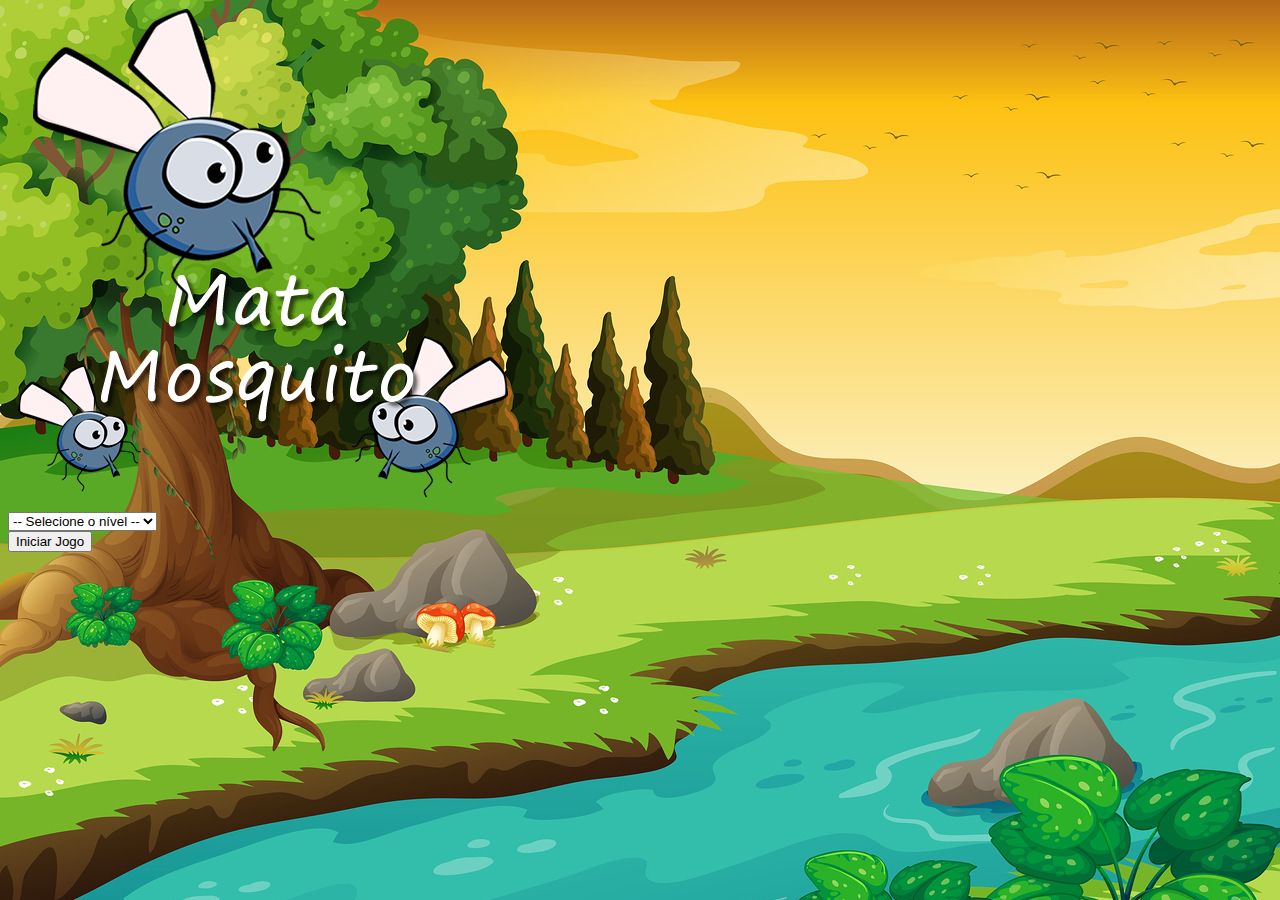
<file: index.html>
<!DOCTYPE html>
<html lang="pt-br">
<head>
	<meta charset="UTF-8">
	<title>Home</title>
	<link href="https://cdn.jsdelivr.net/npm/bootstrap@5.1.3/dist/css/bootstrap.min.css" rel="stylesheet"
		  integrity="sha384-1BmE4kWBq78iYhFldvKuhfTAU6auU8tT94WrHftjDbrCEXSU1oBoqyl2QvZ6jIW3" crossorigin="anonymous">
	<link rel="stylesheet" href="css/style.css">
	<script>
		function iniciarJogo() {
			const dificuldade = document.getElementById('dificuldade').value;
			
			if (dificuldade === '') {
				alert('Selecione um nível para iniciar o jogo');
				return false;
			}
			
			window.location.href = 'app.html?' + dificuldade;
		}
	</script>
</head>
<body>
<div class="container">
	<div class="row">
		<div class="col">
			<div class="d-flex justify-content-center">
				<img src="img/game.png" alt="logo">
			</div>
		</div>
	</div>
	
	<div class="row">
		<div class="col">
			<div class="d-flex justify-content-center">
				<div class="mb-2">
					<select name="dificuldade" id="dificuldade" class="form-control">
						<option value="">-- Selecione o nível --</option>
						<option value="normal">Normal</option>
						<option value="dificil">Difícil</option>
						<option value="muito_dificil">Muito Difícil</option>
					</select>
				</div>
			</div>
		</div>
	</div>
	
	<div class="row">
		<div class="col">
			<div class="d-flex justify-content-center">
				<button type="button" class="btn btn-danger btn-lg" onclick="iniciarJogo()">Iniciar Jogo
				</button>
			</div>
		</div>
	</div>
</div>
</body>
</html>
</file>
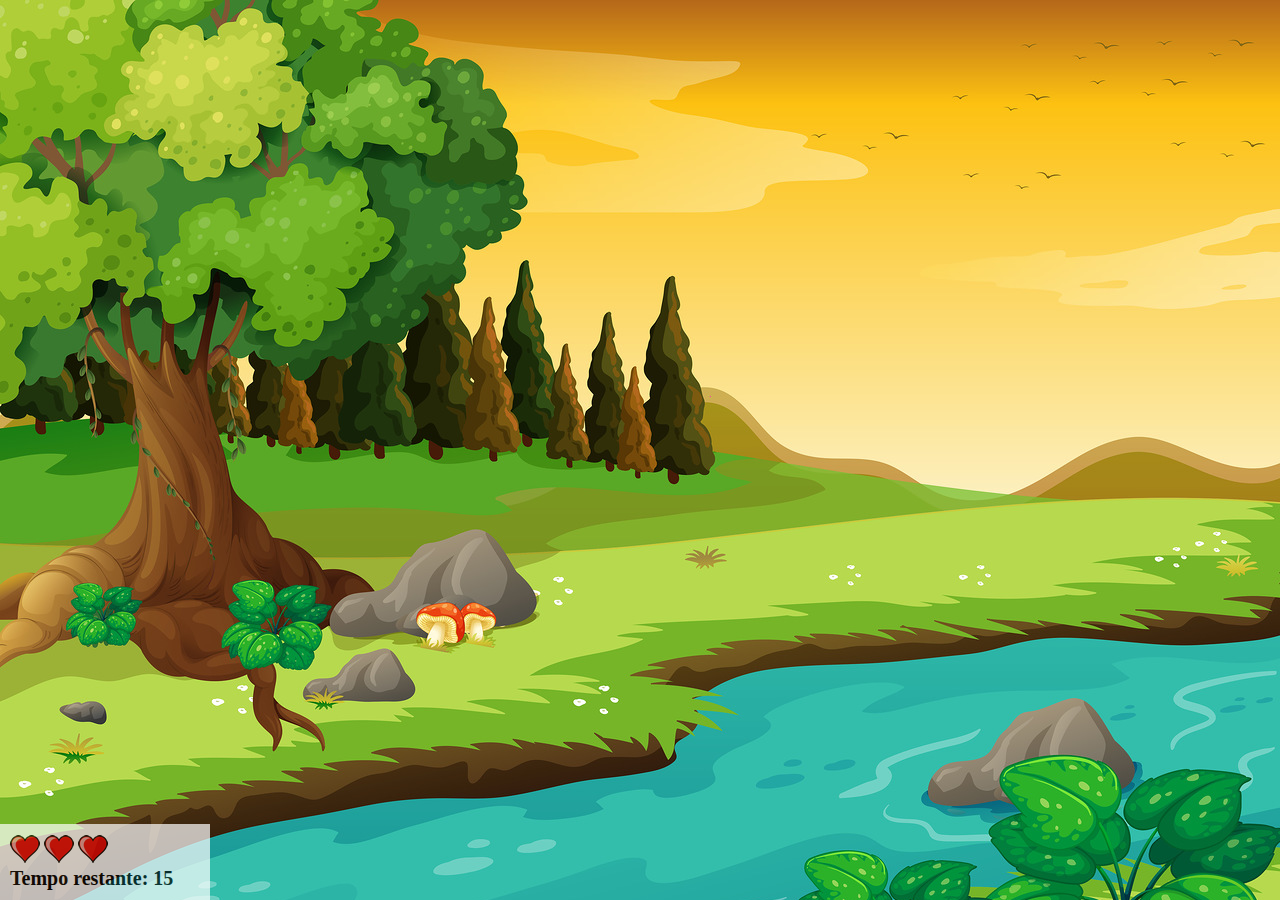
<file: app.html>
<!DOCTYPE html>
<html lang="pt-br">
<head>
	<meta charset="UTF-8">
	<title>Mata Mosquito</title>
	<link rel="stylesheet" href="css/style.css">
	<script src="jogo.js"></script>
</head>
<body onresize="ajustaTamanhoPalcoJogo()">
	<div class="painel">
		<div class="vidas">
			<img id="vida1" src="img/coracao_cheio.png" alt="coracao">
			<img id="vida2" src="img/coracao_cheio.png" alt="coracao">
			<img id="vida3" src="img/coracao_cheio.png" alt="coracao">
		</div>
		<div class="cronometro">
			<div class="cronometro">Tempo restante: <span id="cronometro"></span> </div>
		</div>
	</div>

<script>
	document.getElementById('cronometro').innerHTML = tempo;
	
	const criaMosquito = setInterval(function () {
		posicaoRandom();
	}, criaMosquitoTempo);
</script>
</body>
</html>
</file>
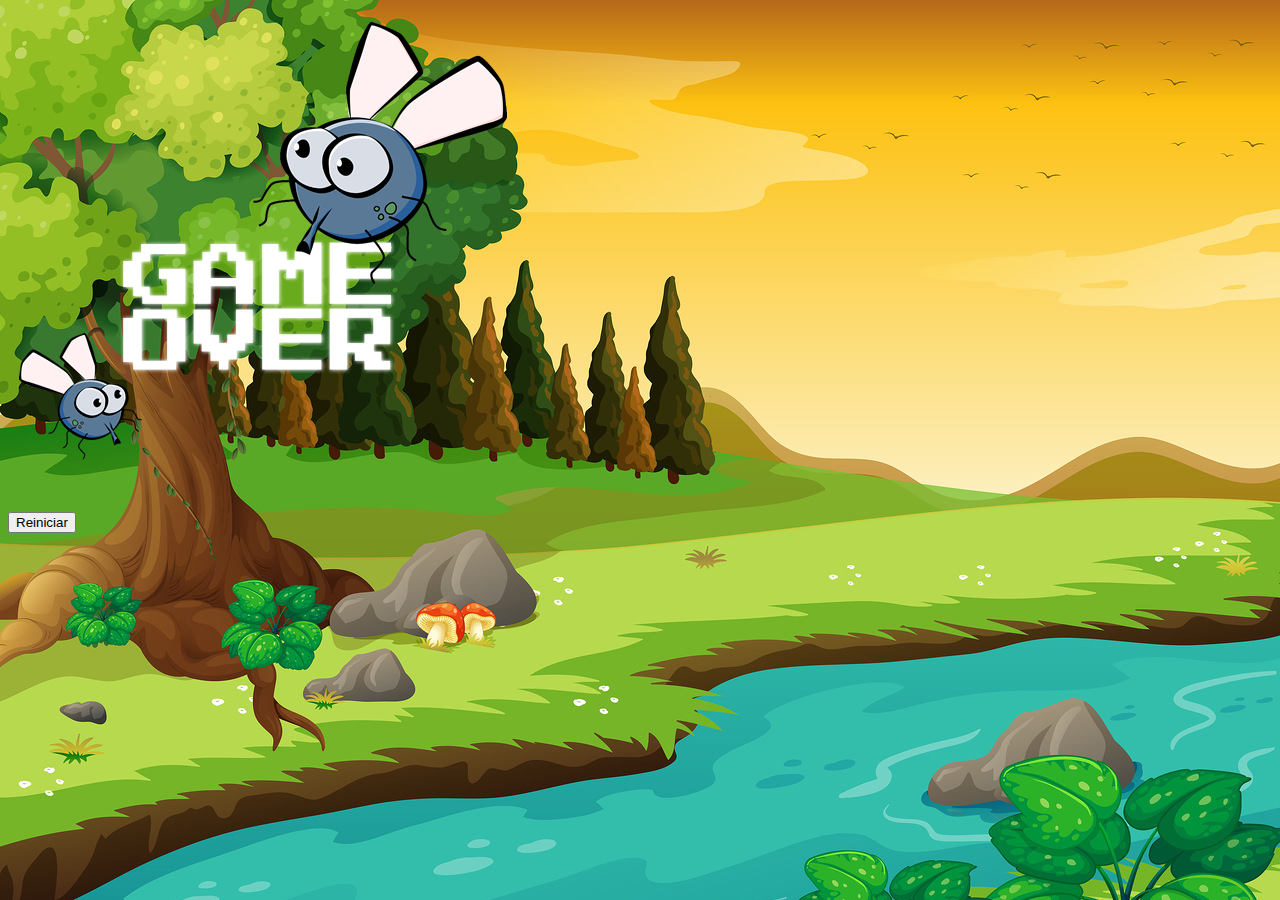
<file: fim_de_jogo.html>
<!DOCTYPE html>
<html lang="pt-br">
<head>
	<meta charset="UTF-8">
	<title>Game over</title>
	<link href="https://cdn.jsdelivr.net/npm/bootstrap@5.1.3/dist/css/bootstrap.min.css" rel="stylesheet"
		  integrity="sha384-1BmE4kWBq78iYhFldvKuhfTAU6auU8tT94WrHftjDbrCEXSU1oBoqyl2QvZ6jIW3" crossorigin="anonymous">
	<link rel="stylesheet" href="css/style.css">
</head>
<body>
<div class="container">
	<div class="row">
		<div class="col">
			<div class="d-flex justify-content-center">
				<img src="img/game_over.png" alt="game_over">
			</div>
		</div>
	</div>
	
	<div class="row">
		<div class="col">
			<div class="d-flex justify-content-center">
				<button type="button" class="btn btn-dark btn-lg" onclick="window.location.href='index.html'">Reiniciar
				</button>
			</div>
		</div>
	</div>
</div>
</body>
</html>
</file>
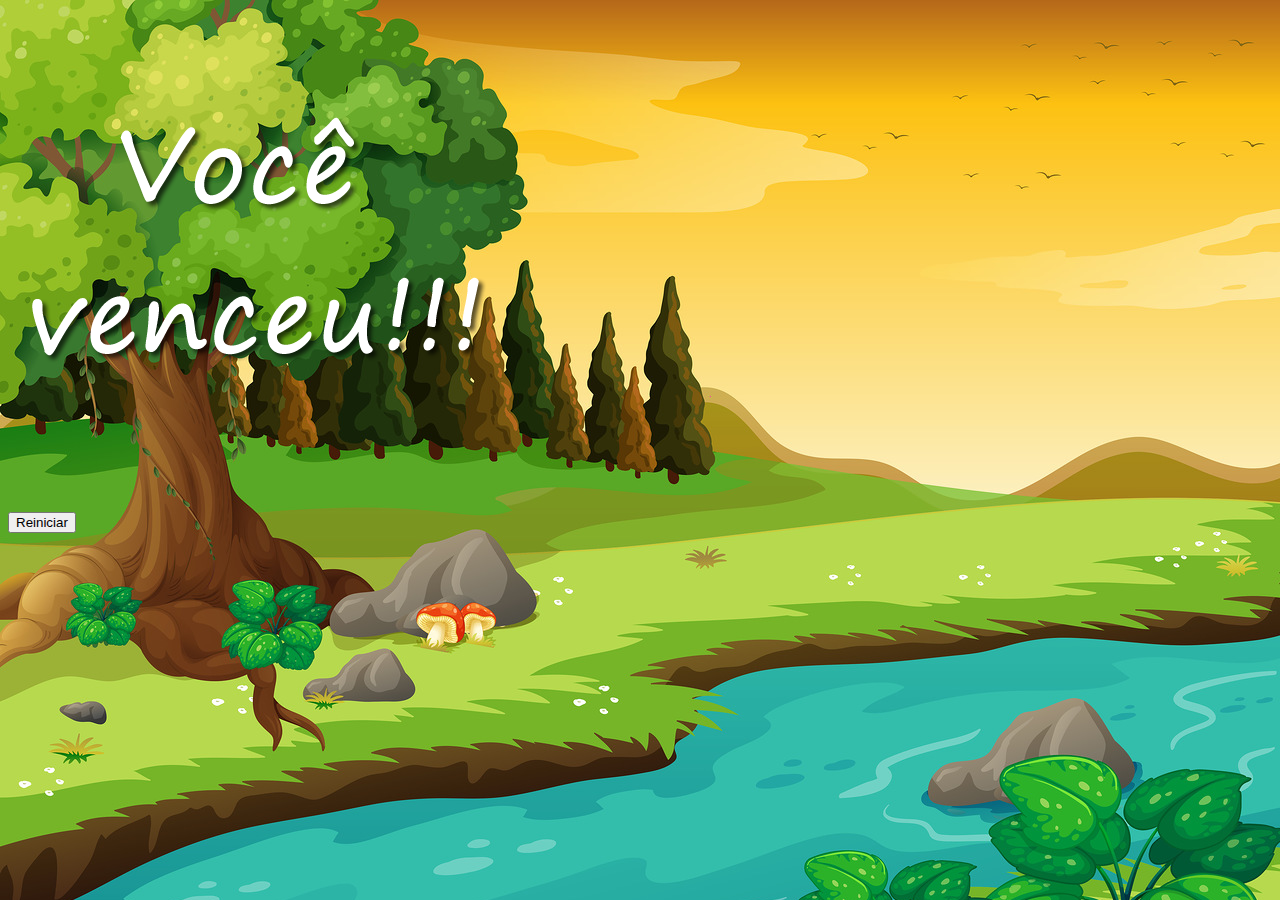
<file: vitoria.html>
<!DOCTYPE html>
<html lang="pt-br">
<head>
	<meta charset="UTF-8">
	<title>Vitória</title>
	<link href="https://cdn.jsdelivr.net/npm/bootstrap@5.1.3/dist/css/bootstrap.min.css" rel="stylesheet"
		  integrity="sha384-1BmE4kWBq78iYhFldvKuhfTAU6auU8tT94WrHftjDbrCEXSU1oBoqyl2QvZ6jIW3" crossorigin="anonymous">
	<link rel="stylesheet" href="css/style.css">
</head>
<body>
<div class="container">
	<div class="row">
		<div class="col">
			<div class="d-flex justify-content-center">
				<img src="img/vitoria.png" alt="vitoria">
			</div>
		</div>
	</div>
	
	<div class="row">
		<div class="col">
			<div class="d-flex justify-content-center">
				<button type="button" class="btn btn-dark btn-lg" onclick="window.location.href='index.html'">Reiniciar
				</button>
			</div>
		</div>
	</div>
</div>
</body>
</html>
</file>
<file: css/style.css>
html {
    cursor: url(../img/mata_mosquito.png) 30 30, auto;
}

body {
    background-image: url(../img/bg.jpg);
    background-repeat: no-repeat;
    background-size: cover;
}

.mosquito1 {
    width: 50px;
    height: 50px;
}

.mosquito2 {
    width: 70px;
    height: 70px;
}

.mosquito3 {
    width: 90px;
    height: 90px;
}

.ladoA {
    transform: scaleX(1)
}

.ladoB {
    transform: scaleX(-1)
}

.painel {
    position: absolute;
    width: 190px;
    padding: 10px;
    bottom: 0;
    left: 0;
    border-top: solid 1px #fff;
    background-color: #fff;
    opacity: 0.7;
}

.vidas {
    float: left;
}

.cronometro {
    float: left;
    font-size: 20px;
    font-weight: bold;
}
</file>
